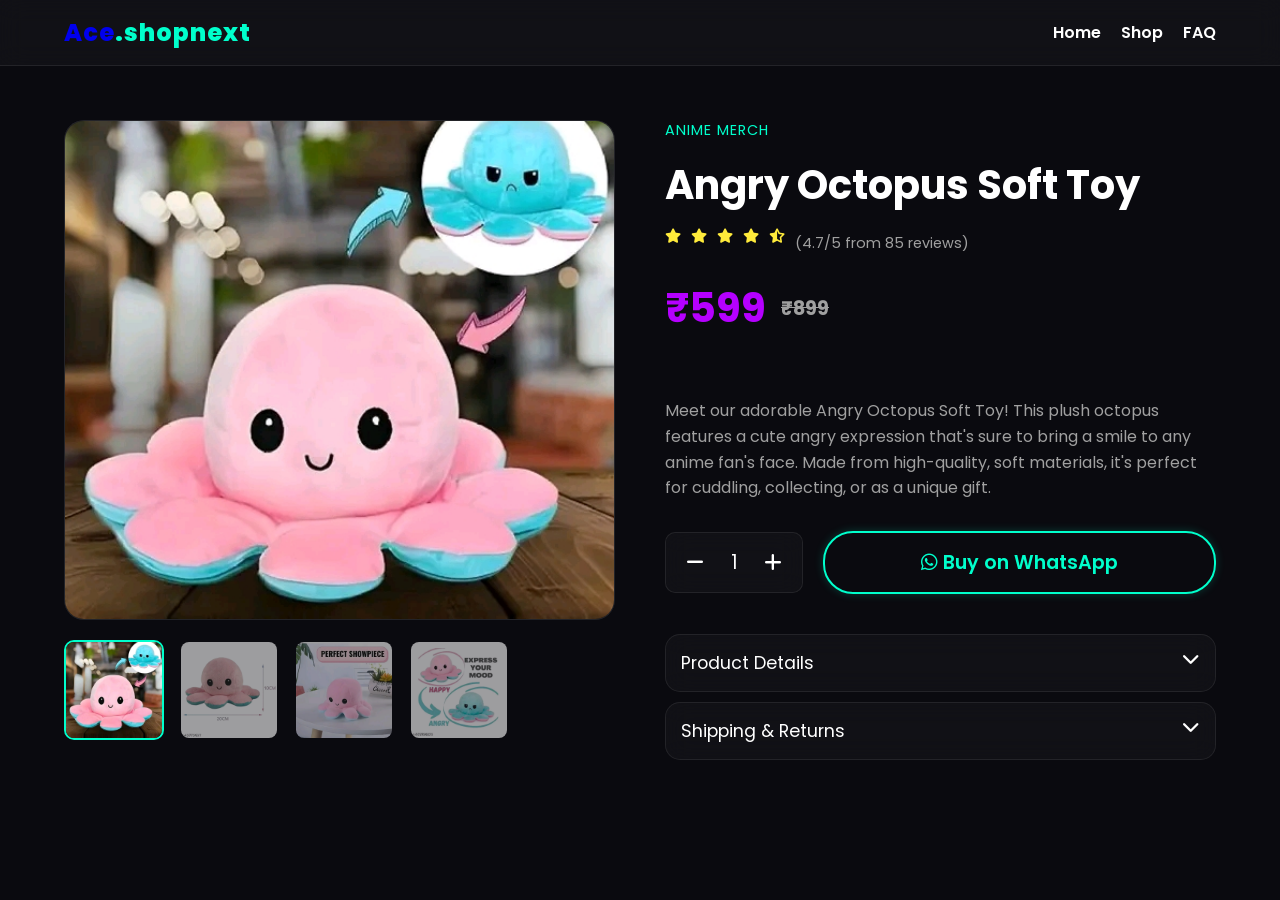
<file: angryoctopus.html>
<!DOCTYPE html>
<html lang="en">
<head>
    <meta charset="UTF-8">
    <meta name="viewport" content="width=device-width, initial-scale=1.0">
    <title>Angry Octopus Soft Toy | Ace.shopnext</title>
    <link rel="stylesheet" href="style.css">
    <link rel="stylesheet" href="https://cdnjs.cloudflare.com/ajax/libs/font-awesome/6.4.0/css/all.min.css">
    <link href="https://fonts.googleapis.com/css2?family=Poppins:wght@300;400;600;800&display=swap" rel="stylesheet">
</head>
<body>

    <!-- Navigation (Same as index.html) -->
    <nav class="navbar glass sticky">
        <a href="index.html" style="text-decoration: none;"><div class="logo">Ace<span>.shopnext</span></div></a>
        <ul class="nav-links">
            <li><a href="index.html#home">Home</a></li>
            <li><a href="index.html#shop">Shop</a></li>
            <li><a href="index.html#faq">FAQ</a></li>
        </ul>
    </nav>

    <!-- Product Details Section -->
    <section class="product-details-container">
        
        <!-- Left: Image Gallery -->
        <div class="product-gallery">
            <div class="main-image-container glass">
                <img id="mainImage" src="image/Soft toys/Angryoctopus/op1.jpg" alt="Angry Octopus Soft Toy Main">
            </div>
            <div class="thumbnail-row">
                <img src="image/Soft toys/Angryoctopus/op1.jpg" class="thumb active-thumb" onclick="changeImage(this)" alt="Angry Octopus 1">
                <img src="image/Soft toys/Angryoctopus/op2.jpg" class="thumb" onclick="changeImage(this)" alt="Angry Octopus 2">
                <img src="image/Soft toys/Angryoctopus/op3.jpg" class="thumb" onclick="changeImage(this)" alt="Angry Octopus 3">
                <img src="image/Soft toys/Angryoctopus/op4.jpg" class="thumb" onclick="changeImage(this)" alt="Angry Octopus 4">
            </div>
        </div>

        <!-- Right: Product Info -->
        <div class="product-info">
            <span class="category-tag-static">Anime Merch</span>
            <h1 class="product-title-large">Angry Octopus Soft Toy</h1>
            
            <div class="product-rating">
                <i class="fas fa-star neon-text"></i>
                <i class="fas fa-star neon-text"></i>
                <i class="fas fa-star neon-text"></i>
                <i class="fas fa-star neon-text"></i>
                <i class="fas fa-star-half-alt neon-text"></i>
                <span>(4.7/5 from 85 reviews)</span>
            </div>

            <h2 class="product-price-large">₹599 <span class="original-price">₹899</span></h2>
            
            <p class="product-description-long">
                Meet our adorable Angry Octopus Soft Toy! This plush octopus features a cute angry expression that's sure to bring a smile to any anime fan's face. Made from high-quality, soft materials, it's perfect for cuddling, collecting, or as a unique gift.
            </p>
            
            <!-- Quantity & Actions -->
            <div class="action-container">
                <div class="quantity-selector glass">
                    <button onclick="changeQuantity(-1)"><i class="fas fa-minus"></i></button>
                    <input type="text" id="qty" value="1" readonly>
                    <button onclick="changeQuantity(1)"><i class="fas fa-plus"></i></button>
                </div>
                
                <a href="#" id="buyNowBtn" class="btn btn-glow btn-large">
                    <i class="fab fa-whatsapp"></i> Buy on WhatsApp
                </a>
            </div>

            <!-- Accordion Details -->
            <div class="product-accordion">
                <div class="accordion-item glass">
                    <button class="accordion-header">Product Details <i class="fas fa-chevron-down"></i></button>
                    <div class="accordion-content">
                        <ul>
                            <li>Premium Plush Material</li>
                            <li>Handcrafted Design</li>
                            <li>Perfect for Anime Collectors</li>
                            <li>Safe for All Ages</li>
                        </ul>
                    </div>
                </div>
                <div class="accordion-item glass">
                    <button class="accordion-header">Shipping & Returns <i class="fas fa-chevron-down"></i></button>
                    <div class="accordion-content">
                        <p>Free standard shipping across India (3-5 business days). 7-day hassle-free return policy if tags are attached.</p>
                    </div>
                </div>
            </div>

        </div>
    </section>

    <script src="angryoctopus.js"></script>
</body>
</html>
</file>
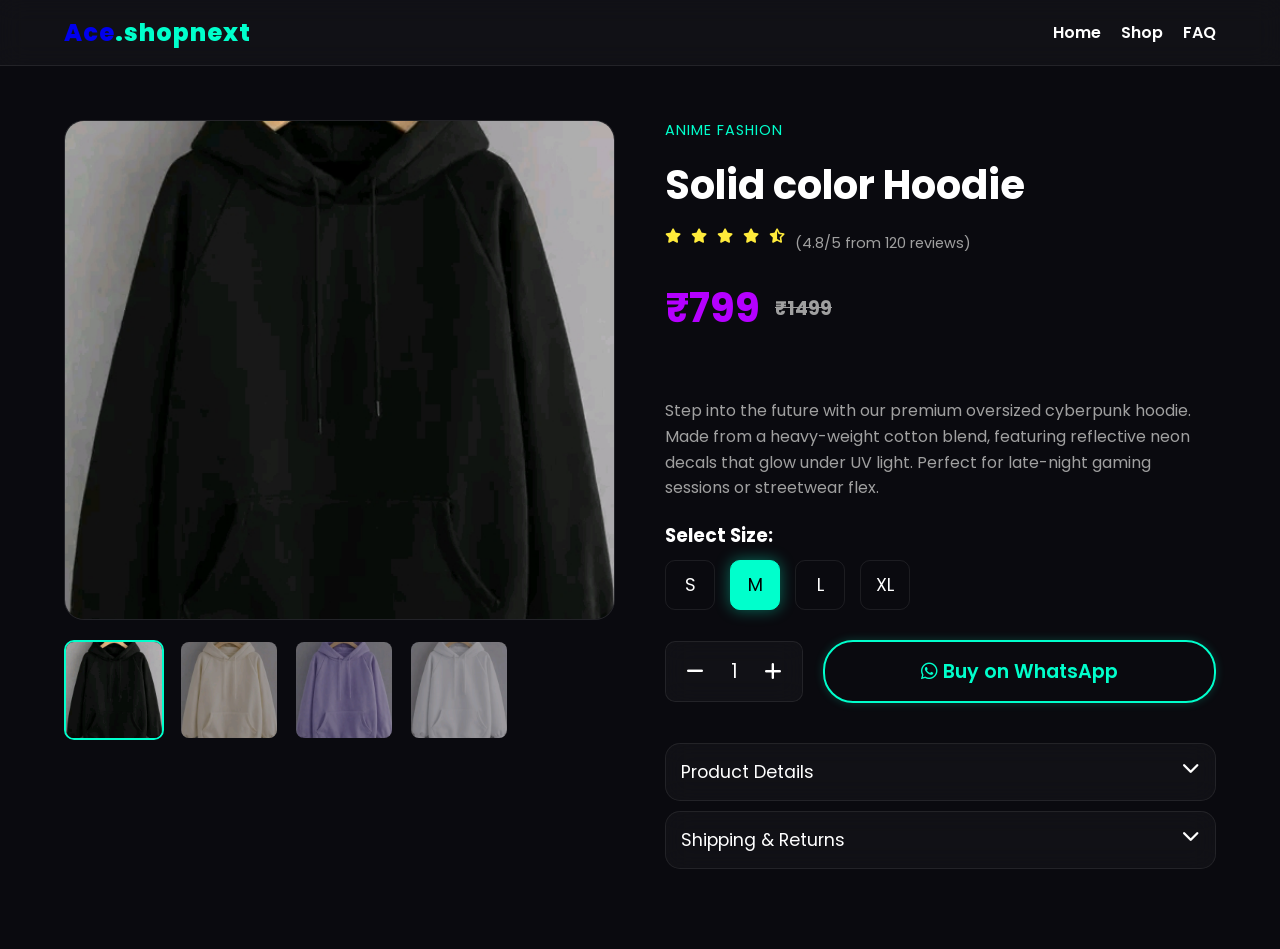
<file: hoodie.html>
<!DOCTYPE html>
<html lang="en">
<head>
    <meta charset="UTF-8">
    <meta name="viewport" content="width=device-width, initial-scale=1.0">
    <title>Cyberpunk Oversized Hoodie | Ace.shopnext</title>
    <link rel="stylesheet" href="style.css">
    <link rel="stylesheet" href="https://cdnjs.cloudflare.com/ajax/libs/font-awesome/6.4.0/css/all.min.css">
    <link href="https://fonts.googleapis.com/css2?family=Poppins:wght@300;400;600;800&display=swap" rel="stylesheet">
</head>
<body>

    <!-- Navigation (Same as index.html) -->
    <nav class="navbar glass sticky">
        <a href="index.html" style="text-decoration: none;"><div class="logo">Ace<span>.shopnext</span></div></a>
        <ul class="nav-links">
            <li><a href="index.html#home">Home</a></li>
            <li><a href="index.html#shop">Shop</a></li>
            <li><a href="index.html#faq">FAQ</a></li>
        </ul>
    </nav>

    <!-- Product Details Section -->
    <section class="product-details-container">
        
        <!-- Left: Image Gallery -->
        <div class="product-gallery">
            <div class="main-image-container glass">
                <img id="mainImage" src="image/hoodies/black.jpg" alt="Cyberpunk Hoodie Main">
            </div>
            <div class="thumbnail-row">
                <img src="image/hoodies/black.jpg" class="thumb active-thumb" onclick="changeImage(this)" alt="Black Hoodie">
                <img src="image/hoodies/offwhite.jpg" class="thumb" onclick="changeImage(this)" alt="Offwhite Hoodie">
                <img src="image/hoodies/purple.jpg" class="thumb" onclick="changeImage(this)" alt="Purple Hoodie">
                <img src="image/hoodies/white.jpg" class="thumb" onclick="changeImage(this)" alt="White Hoodie">
            </div>
        </div>

        <!-- Right: Product Info -->
        <div class="product-info">
            <span class="category-tag-static">Anime Fashion</span>
            <h1 class="product-title-large">Solid color Hoodie</h1>
            
            <div class="product-rating">
                <i class="fas fa-star neon-text"></i>
                <i class="fas fa-star neon-text"></i>
                <i class="fas fa-star neon-text"></i>
                <i class="fas fa-star neon-text"></i>
                <i class="fas fa-star-half-alt neon-text"></i>
                <span>(4.8/5 from 120 reviews)</span>
            </div>

            <h2 class="product-price-large">₹799 <span class="original-price">₹1499</span></h2>
            
            <p class="product-description-long">
                Step into the future with our premium oversized cyberpunk hoodie. Made from a heavy-weight cotton blend, featuring reflective neon decals that glow under UV light. Perfect for late-night gaming sessions or streetwear flex.
            </p>

            <!-- Size Selector -->
            <div class="options-container">
                <h3>Select Size:</h3>
                <div class="size-options">
                    <button class="size-btn">S</button>
                    <button class="size-btn active">M</button>
                    <button class="size-btn">L</button>
                    <button class="size-btn">XL</button>
                </div>
            </div>

            <!-- Quantity & Actions -->
            <div class="action-container">
                <div class="quantity-selector glass">
                    <button onclick="changeQuantity(-1)"><i class="fas fa-minus"></i></button>
                    <input type="text" id="qty" value="1" readonly>
                    <button onclick="changeQuantity(1)"><i class="fas fa-plus"></i></button>
                </div>
                
                <a href="#" id="buyNowBtn" class="btn btn-glow btn-large">
                    <i class="fab fa-whatsapp"></i> Buy on WhatsApp
                </a>
            </div>

            <!-- Accordion Details -->
            <div class="product-accordion">
                <div class="accordion-item glass">
                    <button class="accordion-header">Product Details <i class="fas fa-chevron-down"></i></button>
                    <div class="accordion-content">
                        <ul>
                            <li>80% Premium Cotton, 20% Polyester</li>
                            <li>Reflective Cyberpunk Decals</li>
                            <li>Oversized Drop-shoulder Fit</li>
                            <li>Machine wash cold</li>
                        </ul>
                    </div>
                </div>
                <div class="accordion-item glass">
                    <button class="accordion-header">Shipping & Returns <i class="fas fa-chevron-down"></i></button>
                    <div class="accordion-content">
                        <p>Free standard shipping across India (3-5 business days). 7-day hassle-free return policy if tags are attached.</p>
                    </div>
                </div>
            </div>

        </div>
    </section>

    <script src="hoodie.js"></script>
</body>
</html>
</file>
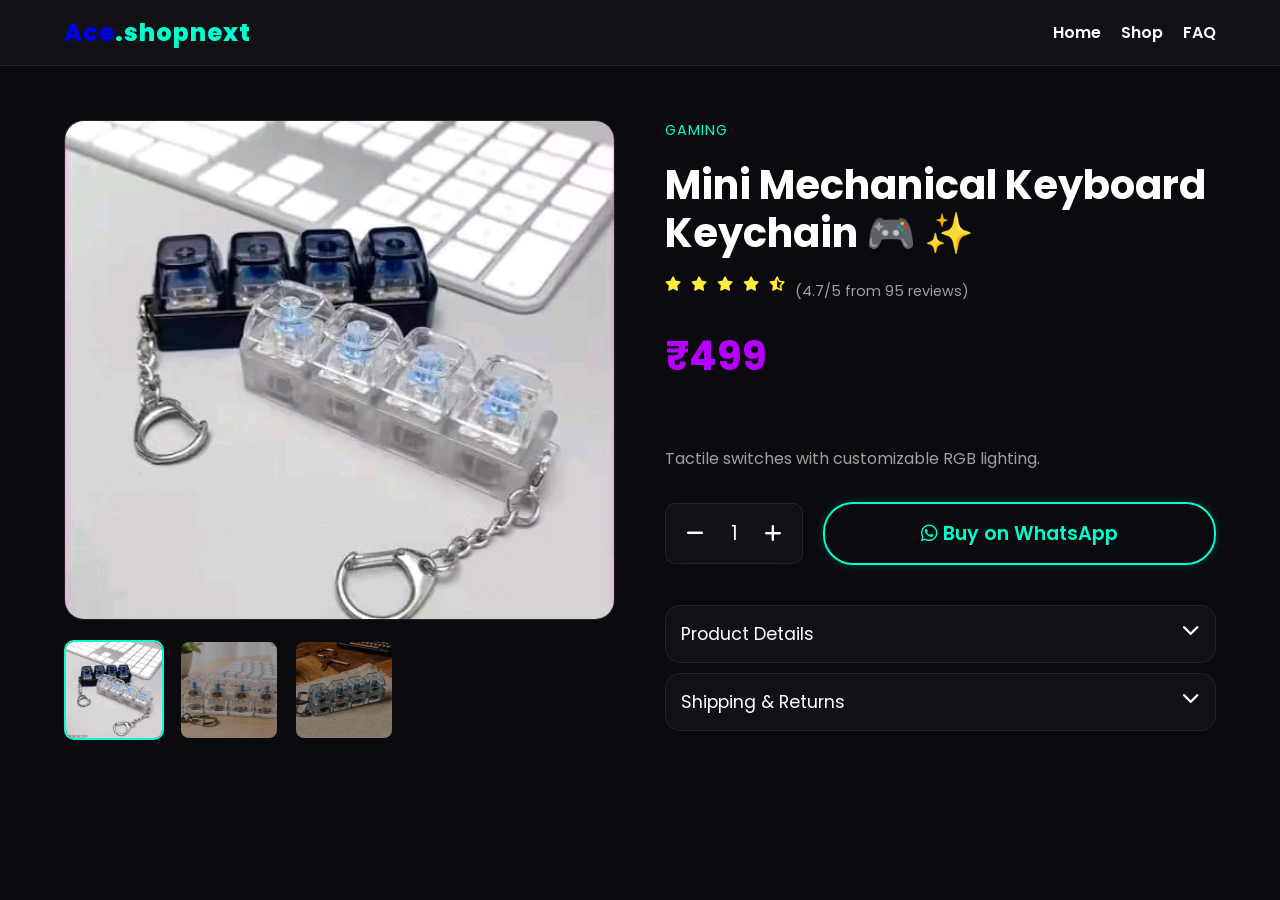
<file: keyboard.html>
<!DOCTYPE html>
<html lang="en">
<head>
    <meta charset="UTF-8">
    <meta name="viewport" content="width=device-width, initial-scale=1.0">
    <title>Mini Mechanical Keyboard Keychain | Ace.shopnext</title>
    <link rel="stylesheet" href="style.css">
    <link rel="stylesheet" href="https://cdnjs.cloudflare.com/ajax/libs/font-awesome/6.4.0/css/all.min.css">
    <link href="https://fonts.googleapis.com/css2?family=Poppins:wght@300;400;600;800&display=swap" rel="stylesheet">
</head>
<body>

    <!-- Navigation (Same as index.html) -->
    <nav class="navbar glass sticky">
        <a href="index.html" style="text-decoration: none;"><div class="logo">Ace<span>.shopnext</span></div></a>
        <ul class="nav-links">
            <li><a href="index.html#home">Home</a></li>
            <li><a href="index.html#shop">Shop</a></li>
            <li><a href="index.html#faq">FAQ</a></li>
        </ul>
    </nav>

    <!-- Product Details Section -->
    <section class="product-details-container">
        
        <!-- Left: Image Gallery -->
        <div class="product-gallery">
            <div class="main-image-container glass">
                <img id="mainImage" src="image/figittoy/bothkey.jpg" alt="Mechanical RGB Keyboard Main">
            </div>
            <div class="thumbnail-row">
                <img src="image/figittoy/bothkey.jpg" class="thumb active-thumb" onclick="changeImage(this)" alt="Thumb 1">
                <img src="image/figittoy/whitekey.png" class="thumb" onclick="changeImage(this)" alt="Thumb 2">
                <img src="image/figittoy/blackkey.png" class="thumb" onclick="changeImage(this)" alt="Thumb 3">
            </div>
        </div>

        <!-- Right: Product Info -->
        <div class="product-info">
            <span class="category-tag-static">Gaming</span>
            <h1 class="product-title-large">Mini Mechanical Keyboard Keychain 🎮 ✨</h1>
            
            <div class="product-rating">
                <i class="fas fa-star neon-text"></i>
                <i class="fas fa-star neon-text"></i>
                <i class="fas fa-star neon-text"></i>
                <i class="fas fa-star neon-text"></i>
                <i class="fas fa-star-half-alt neon-text"></i>
                <span>(4.7/5 from 95 reviews)</span>
            </div>

            <h2 class="product-price-large">₹499</h2>
            
            <p class="product-description-long">
            Tactile switches with customizable RGB lighting.

            <!-- Quantity & Actions -->
            <div class="action-container">
                <div class="quantity-selector glass">
                    <button onclick="changeQuantity(-1)"><i class="fas fa-minus"></i></button>
                    <input type="text" id="qty" value="1" readonly>
                    <button onclick="changeQuantity(1)"><i class="fas fa-plus"></i></button>
                </div>
                
                <a href="#" id="buyNowBtn" class="btn btn-glow btn-large">
                    <i class="fab fa-whatsapp"></i> Buy on WhatsApp
                </a>
            </div>

            <!-- Accordion Details -->
            <div class="product-accordion">
                <div class="accordion-item glass">
                    <button class="accordion-header">Product Details <i class="fas fa-chevron-down"></i></button>
                    <div class="accordion-content">
                        <ul>
                            <li>Real tactile mechanical switches</li>
                            <li>Customizable RGB lighting effects</li>
                            <li>Compact 4-key design</li>
                            <li>Premium transparent case</li>
                            <li>Anti-ghosting technology</li>
                            <li>Perfect fidget toy for enthusiasts</li>
                        </ul>
                    </div>
                </div>
                <div class="accordion-item glass">
                    <button class="accordion-header">Shipping & Returns <i class="fas fa-chevron-down"></i></button>
                    <div class="accordion-content">
                        <p>Free standard shipping across India (3-5 business days). 7-day hassle-free return policy if tags are attached.</p>
                    </div>
                </div>
            </div>

        </div>
    </section>

    <script src="keyboard.js"></script>
</body>
</html>
</file>
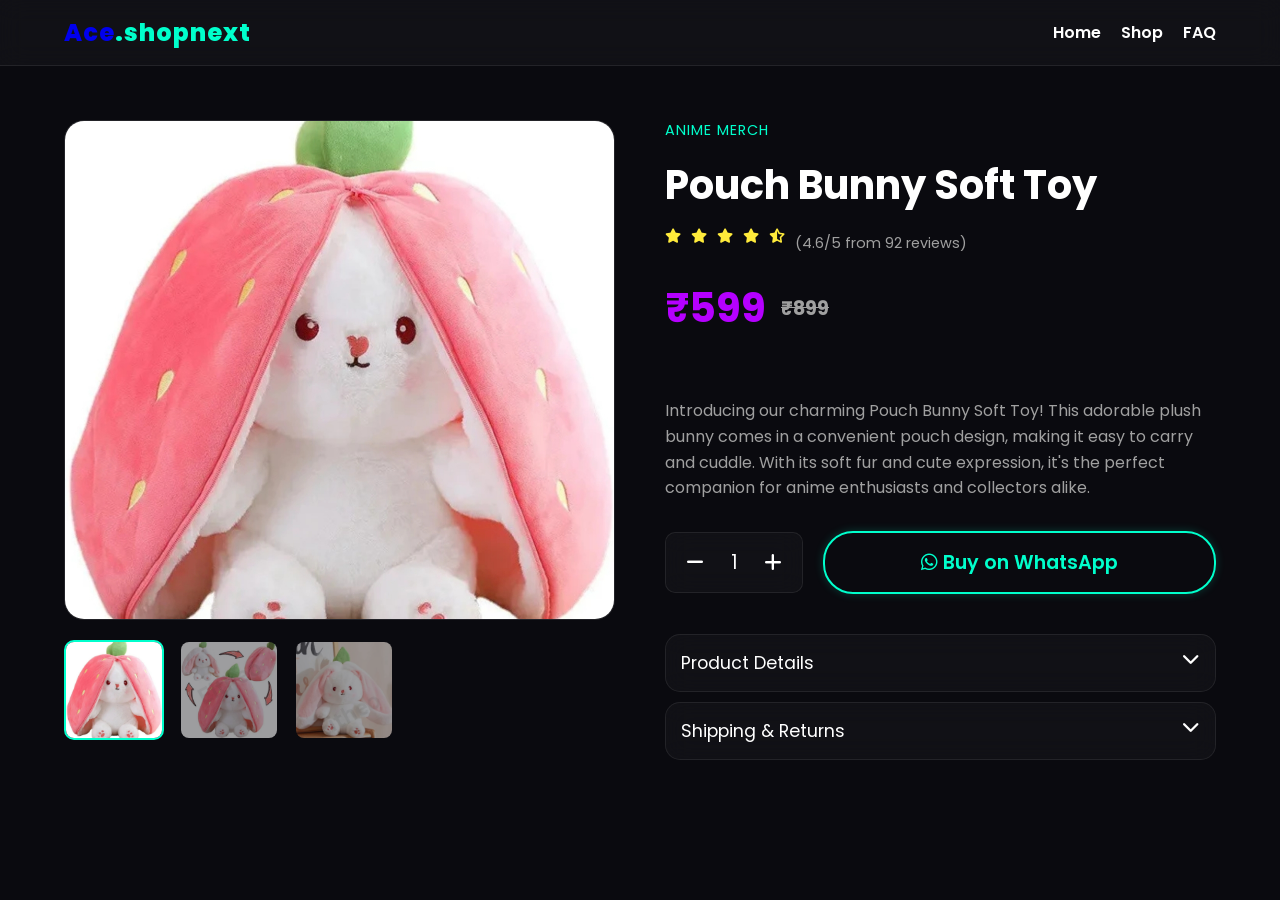
<file: pouchbunny.html>
<!DOCTYPE html>
<html lang="en">
<head>
    <meta charset="UTF-8">
    <meta name="viewport" content="width=device-width, initial-scale=1.0">
    <title>Pouch Bunny Soft Toy | Ace.shopnext</title>
    <link rel="stylesheet" href="style.css">
    <link rel="stylesheet" href="https://cdnjs.cloudflare.com/ajax/libs/font-awesome/6.4.0/css/all.min.css">
    <link href="https://fonts.googleapis.com/css2?family=Poppins:wght@300;400;600;800&display=swap" rel="stylesheet">
</head>
<body>

    <!-- Navigation (Same as index.html) -->
    <nav class="navbar glass sticky">
        <a href="index.html" style="text-decoration: none;"><div class="logo">Ace<span>.shopnext</span></div></a>
        <ul class="nav-links">
            <li><a href="index.html#home">Home</a></li>
            <li><a href="index.html#shop">Shop</a></li>
            <li><a href="index.html#faq">FAQ</a></li>
        </ul>
    </nav>

    <!-- Product Details Section -->
    <section class="product-details-container">
        
        <!-- Left: Image Gallery -->
        <div class="product-gallery">
            <div class="main-image-container glass">
                <img id="mainImage" src="image/Soft toys/Pouchbunny/pb1.jpg" alt="Pouch Bunny Soft Toy Main">
            </div>
            <div class="thumbnail-row">
                <img src="image/Soft toys/Pouchbunny/pb1.jpg" class="thumb active-thumb" onclick="changeImage(this)" alt="Pouch Bunny 1">
                <img src="image/Soft toys/Pouchbunny/pb2.jpg" class="thumb" onclick="changeImage(this)" alt="Pouch Bunny 2">
                <img src="image/Soft toys/Pouchbunny/pb3.jpg" class="thumb" onclick="changeImage(this)" alt="Pouch Bunny 3">
            </div>
        </div>

        <!-- Right: Product Info -->
        <div class="product-info">
            <span class="category-tag-static">Anime Merch</span>
            <h1 class="product-title-large">Pouch Bunny Soft Toy</h1>
            
            <div class="product-rating">
                <i class="fas fa-star neon-text"></i>
                <i class="fas fa-star neon-text"></i>
                <i class="fas fa-star neon-text"></i>
                <i class="fas fa-star neon-text"></i>
                <i class="fas fa-star-half-alt neon-text"></i>
                <span>(4.6/5 from 92 reviews)</span>
            </div>

            <h2 class="product-price-large">₹599 <span class="original-price">₹899</span></h2>
            
            <p class="product-description-long">
                Introducing our charming Pouch Bunny Soft Toy! This adorable plush bunny comes in a convenient pouch design, making it easy to carry and cuddle. With its soft fur and cute expression, it's the perfect companion for anime enthusiasts and collectors alike.
            </p>

            <!-- Quantity & Actions -->
            <div class="action-container">
                <div class="quantity-selector glass">
                    <button onclick="changeQuantity(-1)"><i class="fas fa-minus"></i></button>
                    <input type="text" id="qty" value="1" readonly>
                    <button onclick="changeQuantity(1)"><i class="fas fa-plus"></i></button>
                </div>
                
                <a href="#" id="buyNowBtn" class="btn btn-glow btn-large">
                    <i class="fab fa-whatsapp"></i> Buy on WhatsApp
                </a>
            </div>

            <!-- Accordion Details -->
            <div class="product-accordion">
                <div class="accordion-item glass">
                    <button class="accordion-header">Product Details <i class="fas fa-chevron-down"></i></button>
                    <div class="accordion-content">
                        <ul>
                            <li>Ultra-Soft Plush Material</li>
                            <li>Pouch Design for Easy Storage</li>
                            <li>Ideal for Anime Fans</li>
                            <li>Safe and Hypoallergenic</li>
                        </ul>
                    </div>
                </div>
                <div class="accordion-item glass">
                    <button class="accordion-header">Shipping & Returns <i class="fas fa-chevron-down"></i></button>
                    <div class="accordion-content">
                        <p>Free standard shipping across India (3-5 business days). 7-day hassle-free return policy if tags are attached.</p>
                    </div>
                </div>
            </div>

        </div>
    </section>

    <script src="pouchbunny.js"></script>
</body>
</html>
</file>
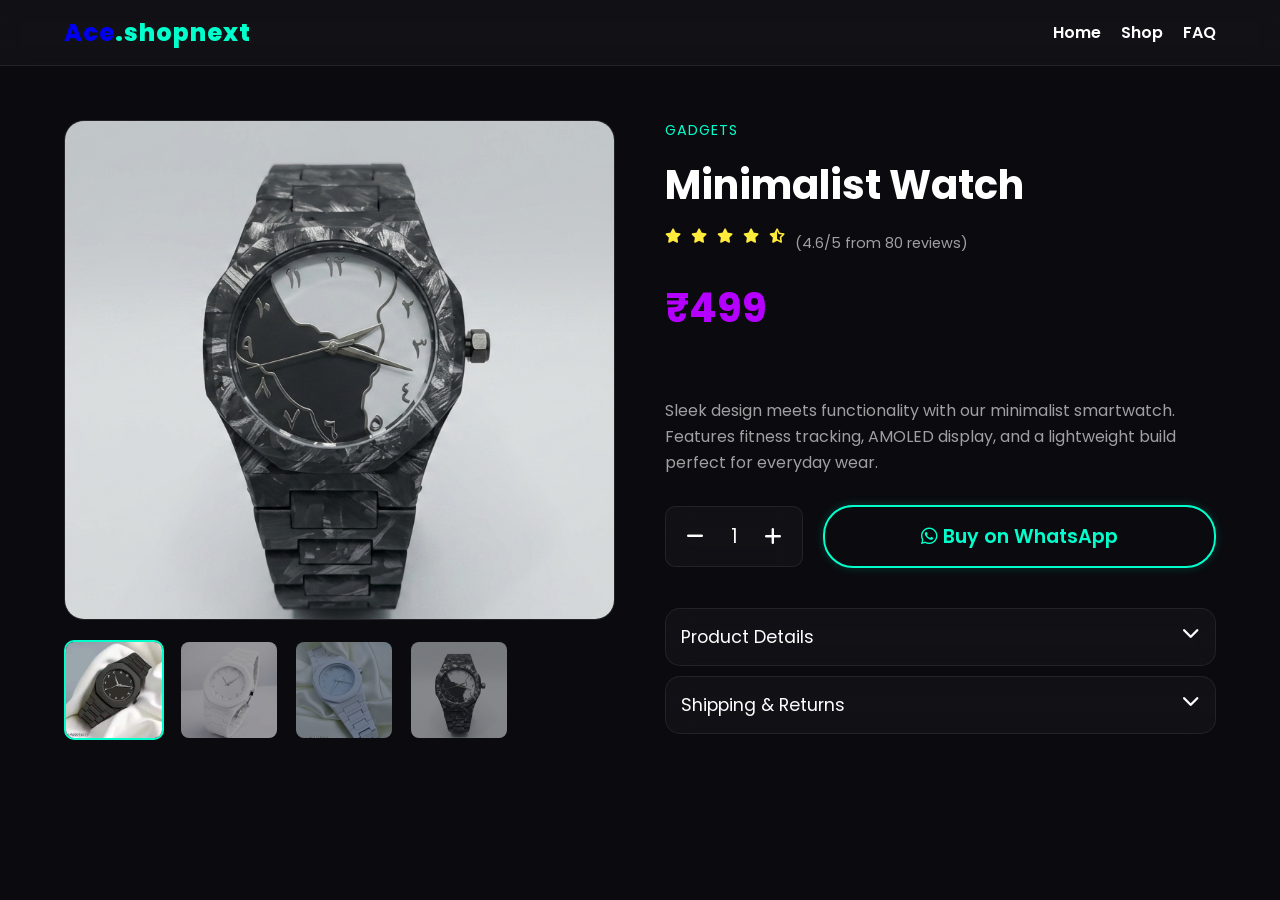
<file: watch.html>
<!DOCTYPE html>
<html lang="en">
<head>
    <meta charset="UTF-8">
    <meta name="viewport" content="width=device-width, initial-scale=1.0">
    <title>Minimalist Watch | Ace.shopnext</title>
    <link rel="stylesheet" href="style.css">
    <link rel="stylesheet" href="https://cdnjs.cloudflare.com/ajax/libs/font-awesome/6.4.0/css/all.min.css">
    <link href="https://fonts.googleapis.com/css2?family=Poppins:wght@300;400;600;800&display=swap" rel="stylesheet">
</head>
<body>

    <!-- Navigation (Same as index.html) -->
    <nav class="navbar glass sticky">
        <a href="index.html" style="text-decoration: none;"><div class="logo">Ace<span>.shopnext</span></div></a>
        <ul class="nav-links">
            <li><a href="index.html#home">Home</a></li>
            <li><a href="index.html#shop">Shop</a></li>
            <li><a href="index.html#faq">FAQ</a></li>
        </ul>
    </nav>

    <!-- Product Details Section -->
    <section class="product-details-container">
        
        <!-- Left: Image Gallery -->
        <div class="product-gallery">
            <div class="main-image-container glass">
                <img id="mainImage" src="image/watches/blackthunder.png" alt="Minimalist Watch Main">
            </div>
            <div class="thumbnail-row">
                <img src="image/watches/black.jpg" class="thumb active-thumb" onclick="changeImage(this)" alt="Thumb 1">
                <img src="image/watches/white.png" class="thumb" onclick="changeImage(this)" alt="Thumb 2">
                <img src="image/watches/powderblue.png" class="thumb" onclick="changeImage(this)" alt="Thumb 3">
                <img src="image/watches/blackthunder.png" class="thumb" onclick="changeImage(this)" alt="Thumb 3">
            </div>
        </div>

        <!-- Right: Product Info -->
        <div class="product-info">
            <span class="category-tag-static">Gadgets</span>
            <h1 class="product-title-large">Minimalist Watch</h1>
            
            <div class="product-rating">
                <i class="fas fa-star neon-text"></i>
                <i class="fas fa-star neon-text"></i>
                <i class="fas fa-star neon-text"></i>
                <i class="fas fa-star neon-text"></i>
                <i class="fas fa-star-half-alt neon-text"></i>
                <span>(4.6/5 from 80 reviews)</span>
            </div>

            <h2 class="product-price-large">₹499</h2>
            
            <p class="product-description-long">
                Sleek design meets functionality with our minimalist smartwatch. Features fitness tracking, AMOLED display, and a lightweight build perfect for everyday wear.
            </p>

            <!-- Quantity & Actions -->
            <div class="action-container">
                <div class="quantity-selector glass">
                    <button onclick="changeQuantity(-1)"><i class="fas fa-minus"></i></button>
                    <input type="text" id="qty" value="1" readonly>
                    <button onclick="changeQuantity(1)"><i class="fas fa-plus"></i></button>
                </div>
                
                <a href="#" id="buyNowBtn" class="btn btn-glow btn-large">
                    <i class="fab fa-whatsapp"></i> Buy on WhatsApp
                </a>
            </div>

            <!-- Accordion Details -->
            <div class="product-accordion">
                <div class="accordion-item glass">
                    <button class="accordion-header">Product Details <i class="fas fa-chevron-down"></i></button>
                    <div class="accordion-content">
                        <ul>
                            <li>Matt finish</li>
                            <li>Minimal design</li>
                            <li>Water-resistant</li>
                            <li>Classy fit</li>
                        </ul>
                    </div>
                </div>
                <div class="accordion-item glass">
                    <button class="accordion-header">Shipping & Returns <i class="fas fa-chevron-down"></i></button>
                    <div class="accordion-content">
                        <p>Free standard shipping across India (3-5 business days). 7-day hassle-free return policy if tags are attached.</p>
                    </div>
                </div>
            </div>

        </div>
    </section>

    <script src="watch.js"></script>
</body>
</html>
</file>
<file: style.css>
:root {
    --bg-color: #0a0a0f;
    --primary-neon: #00ffcc;
    --secondary-neon: #b500ff;
    --text-main: #ffffff;
    --text-muted: #a0a0a0;
    --glass-bg: rgba(255, 255, 255, 0.03);
    --glass-border: rgba(255, 255, 255, 0.08);
}

* {
    margin: 0;
    padding: 0;
    box-sizing: border-box;
    font-family: 'Poppins', sans-serif;
    scroll-behavior: smooth;
}

body {
    background-color: var(--bg-color);
    color: var(--text-main);
    overflow-x: hidden;
}

/* Glassmorphism Utility */
.glass {
    background: var(--glass-bg);
    backdrop-filter: blur(12px);
    -webkit-backdrop-filter: blur(12px);
    border: 1px solid var(--glass-border);
    border-radius: 15px;
}

/* Loader */
#loader {
    position: fixed;
    top: 0; left: 0; width: 100%; height: 100%;
    background: var(--bg-color);
    z-index: 9999;
    display: flex;
    justify-content: center;
    align-items: center;
    transition: opacity 0.5s ease;
}
.spinner {
    width: 50px; height: 50px;
    border: 5px solid var(--glass-border);
    border-top-color: var(--primary-neon);
    border-radius: 50%;
    animation: spin 1s linear infinite;
}
@keyframes spin { 100% { transform: rotate(360deg); } }

/* Navbar */
.navbar {
    position: fixed;
    top: 0; width: 100%;
    display: flex;
    justify-content: space-between;
    align-items: center;
    padding: 15px 5%;
    z-index: 1000;
    border-radius: 0;
    border-top: none; border-left: none; border-right: none;
}
.logo { font-size: 1.5rem; font-weight: 800; letter-spacing: 1px; }
.logo span { color: var(--primary-neon); }
.nav-links { display: flex; list-style: none; gap: 20px; }
.nav-links a { color: var(--text-main); text-decoration: none; font-weight: 600; transition: color 0.3s; }
.nav-links a:hover { color: var(--primary-neon); }

.search-container {
    display: flex;
    align-items: center;
    background: rgba(0,0,0,0.5);
    border: 1px solid var(--glass-border);
    border-radius: 20px;
    padding: 5px 15px;
}
.search-container input {
    background: transparent; border: none; outline: none;
    color: white; padding: 5px; width: 200px;
}
.search-container i { color: var(--text-muted); }

.hamburger { display: none; font-size: 1.5rem; cursor: pointer; }

/* Hero Section */
.hero {
    height: 100vh;
    display: flex;
    justify-content: center;
    align-items: center;
    text-align: center;
    background: radial-gradient(circle at center, rgba(181, 0, 255, 0.15) 0%, rgba(10, 10, 15, 1) 70%);
    padding: 0 5%;
}
.hero-content {
    padding: 40px;
    max-width: 800px;
    animation: slideUp 1s ease-out forwards;
}
.hero h1 { font-size: 3.5rem; margin-bottom: 20px; background: -webkit-linear-gradient(45deg, var(--primary-neon), var(--secondary-neon)); -webkit-background-clip: text; -webkit-text-fill-color: transparent; }
.hero p { font-size: 1.2rem; color: var(--text-muted); margin-bottom: 30px; }

/* Buttons */
.btn {
    display: inline-block; padding: 12px 25px;
    border-radius: 30px; text-decoration: none; font-weight: 600;
    transition: all 0.3s ease; border: none; cursor: pointer;
}
.btn-glow {
    background: transparent;
    color: var(--primary-neon);
    border: 2px solid var(--primary-neon);
    box-shadow: 0 0 10px rgba(0, 255, 204, 0.2);
}
.btn-glow:hover {
    background: var(--primary-neon);
    color: #000;
    box-shadow: 0 0 20px rgba(0, 255, 204, 0.6);
}

/* Categories */
section { padding: 80px 5%; }
h2 { text-align: center; font-size: 2.5rem; margin-bottom: 40px; }
.category-grid { display: flex; justify-content: center; gap: 20px; flex-wrap: wrap; }
.cat-card { width: 150px; padding: 20px; text-align: center; cursor: pointer; transition: transform 0.3s; }
.cat-card i { font-size: 2rem; color: var(--secondary-neon); margin-bottom: 10px; }
.cat-card:hover { transform: translateY(-10px); border-color: var(--secondary-neon); }

/* Trending Slider */
.slider-container { display: flex; overflow-x: auto; gap: 20px; padding-bottom: 20px; scroll-snap-type: x mandatory; }
.slider-container::-webkit-scrollbar { height: 8px; }
.slider-container::-webkit-scrollbar-thumb { background: var(--glass-border); border-radius: 10px; }

/* Product Grid */
.filter-container { display: flex; justify-content: center; flex-wrap: wrap; gap: 15px; margin-bottom: 40px; }
.filter-btn { background: var(--glass-bg); color: white; border: 1px solid var(--glass-border); padding: 8px 20px; border-radius: 20px; cursor: pointer; transition: 0.3s; }
.filter-btn.active, .filter-btn:hover { background: var(--primary-neon); color: black; border-color: var(--primary-neon); }

.product-grid { display: grid; grid-template-columns: repeat(auto-fill, minmax(280px, 1fr)); gap: 30px; }
.product-card { padding: 15px; transition: transform 0.3s, box-shadow 0.3s; position: relative; overflow: hidden; }
.product-card:hover { transform: translateY(-10px); box-shadow: 0 10px 30px rgba(0, 255, 204, 0.1); border-color: var(--primary-neon); }
.product-img { width: 100%; height: 250px; object-fit: cover; border-radius: 10px; margin-bottom: 15px; }
.category-tag { position: absolute; top: 25px; right: 25px; background: rgba(0,0,0,0.7); font-size: 0.8rem; padding: 3px 10px; border-radius: 10px; border: 1px solid var(--primary-neon); color: var(--primary-neon); }
.product-title { font-size: 1.2rem; font-weight: 600; margin-bottom: 5px; }
.product-price { font-size: 1.4rem; color: var(--secondary-neon); font-weight: 800; margin-bottom: 10px; }
.product-desc { font-size: 0.9rem; color: var(--text-muted); margin-bottom: 20px; }
.product-actions { display: flex; gap: 10px; }
.btn-wa { background: #25D366; color: white; flex: 1; text-align: center; border-radius: 10px; padding: 10px; text-decoration: none; font-weight: 600; }
.btn-ig { background: #E1306C; color: white; padding: 10px 15px; border-radius: 10px; text-decoration: none; }

/* Review & FAQ */
.review-grid { display: grid; grid-template-columns: repeat(auto-fit, minmax(300px, 1fr)); gap: 20px; }
.review-card { padding: 30px; text-align: center; }
.neon-text { color: #ffeb3b; margin-bottom: 15px; }
.faq-container { max-width: 800px; margin: 0 auto; }
.faq-item { margin-bottom: 15px; cursor: pointer; overflow: hidden; }
.faq-question { padding: 20px; font-weight: 600; display: flex; justify-content: space-between; }
.faq-answer { padding: 0 20px; max-height: 0; opacity: 0; transition: all 0.3s ease; color: var(--text-muted); }
.faq-item.active .faq-answer { padding: 0 20px 20px; max-height: 200px; opacity: 1; }

/* Footer */
footer { padding: 50px 5% 20px; border-radius: 30px 30px 0 0; border-bottom: none; }
.footer-content { display: flex; justify-content: space-between; flex-wrap: wrap; gap: 30px; margin-bottom: 40px; }
.footer-links a, .footer-social a { display: block; color: var(--text-muted); text-decoration: none; margin-bottom: 10px; transition: color 0.3s; }
.footer-links a:hover, .footer-social a:hover { color: var(--primary-neon); }
.footer-bottom { text-align: center; color: var(--text-muted); border-top: 1px solid var(--glass-border); padding-top: 20px; }

/* Floating Buttons */
.floating-btn { position: fixed; bottom: 30px; width: 50px; height: 50px; border-radius: 50%; display: flex; justify-content: center; align-items: center; font-size: 1.5rem; color: white; z-index: 100; cursor: pointer; text-decoration: none; border: none; box-shadow: 0 4px 15px rgba(0,0,0,0.5); }
.whatsapp-float { right: 30px; background: #25D366; }
.top-float { right: 90px; background: var(--secondary-neon); display: none; }

/* Animations */
.section-reveal { opacity: 0; transform: translateY(50px); transition: all 0.8s ease-out; }
.section-reveal.visible { opacity: 1; transform: translateY(0); }

@keyframes slideUp { from { opacity: 0; transform: translateY(30px); } to { opacity: 1; transform: translateY(0); } }

/* Mobile Responsive */
@media (max-width: 768px) {
    .nav-links { display: none; position: absolute; top: 100%; left: 0; width: 100%; background: var(--bg-color); flex-direction: column; text-align: center; padding: 20px 0; border-bottom: 1px solid var(--glass-border); }
    .nav-links.active { display: flex; }
    .hamburger { display: block; }
    .search-container { display: none; } /* Hide search on mobile header to save space, or style differently */
    .hero h1 { font-size: 2.5rem; }
    .product-grid { grid-template-columns: 1fr; }
    .top-float { right: 30px; bottom: 90px; }
}

/* =========================================
   PRODUCT PAGE SPECIFIC STYLES
========================================= */

.product-details-container {
    display: grid;
    grid-template-columns: 1fr 1fr;
    gap: 50px;
    padding: 120px 5% 80px; /* Extra top padding for navbar */
    max-width: 1400px;
    margin: 0 auto;
}

/* Gallery Styles */
.product-gallery {
    display: flex;
    flex-direction: column;
    gap: 20px;
}
.main-image-container {
    width: 100%;
    height: 500px;
    border-radius: 20px;
    overflow: hidden;
    display: flex;
    justify-content: center;
    align-items: center;
}
.main-image-container img {
    width: 100%;
    height: 100%;
    object-fit: cover;
    transition: transform 0.3s ease;
}
.main-image-container:hover img {
    transform: scale(1.05);
}
.thumbnail-row {
    display: flex;
    gap: 15px;
}
.thumb {
    width: 100px;
    height: 100px;
    object-fit: cover;
    border-radius: 10px;
    cursor: pointer;
    border: 2px solid transparent;
    opacity: 0.6;
    transition: all 0.3s ease;
}
.thumb:hover, .thumb.active-thumb {
    opacity: 1;
    border-color: var(--primary-neon);
}

/* Product Info Styles */
.product-info {
    display: flex;
    flex-direction: column;
    gap: 20px;
}
.category-tag-static {
    display: inline-block;
    color: var(--primary-neon);
    font-size: 0.9rem;
    letter-spacing: 1px;
    text-transform: uppercase;
}
.product-title-large {
    font-size: 2.5rem;
    line-height: 1.2;
}
.product-rating {
    display: flex;
    align-items: center;
    gap: 10px;
    font-size: 0.9rem;
    color: var(--text-muted);
}
.product-price-large {
    font-size: 2.5rem;
    color: var(--secondary-neon);
    display: flex;
    align-items: center;
    gap: 15px;
}
.original-price {
    font-size: 1.2rem;
    color: var(--text-muted);
    text-decoration: line-through;
}
.product-description-long {
    color: var(--text-muted);
    line-height: 1.6;
}

/* Options & Actions */
.size-options {
    display: flex;
    gap: 15px;
    margin-top: 10px;
}
.size-btn {
    background: transparent;
    border: 1px solid var(--glass-border);
    color: var(--text-main);
    width: 50px;
    height: 50px;
    border-radius: 10px;
    cursor: pointer;
    font-size: 1.1rem;
    transition: all 0.3s ease;
}
.size-btn:hover, .size-btn.active {
    background: var(--primary-neon);
    color: #000;
    border-color: var(--primary-neon);
    box-shadow: 0 0 15px rgba(0, 255, 204, 0.4);
}

.action-container {
    display: flex;
    gap: 20px;
    margin-top: 10px;
    align-items: center;
}
.quantity-selector {
    display: flex;
    align-items: center;
    padding: 5px 10px;
    border-radius: 10px;
}
.quantity-selector button {
    background: transparent;
    border: none;
    color: var(--text-main);
    font-size: 1.2rem;
    cursor: pointer;
    padding: 10px;
}
.quantity-selector input {
    width: 40px;
    text-align: center;
    background: transparent;
    border: none;
    color: white;
    font-size: 1.2rem;
    outline: none;
}
.btn-large {
    flex: 1;
    text-align: center;
    padding: 15px;
    font-size: 1.2rem;
}

/* Product Accordion */
.product-accordion {
    margin-top: 20px;
    display: flex;
    flex-direction: column;
    gap: 10px;
}
.accordion-header {
    width: 100%;
    display: flex;
    justify-content: space-between;
    background: transparent;
    border: none;
    color: white;
    font-size: 1.1rem;
    padding: 15px;
    cursor: pointer;
}
.accordion-content {
    max-height: 0;
    overflow: hidden;
    transition: max-height 0.3s ease;
    padding: 0 15px;
    color: var(--text-muted);
}
.accordion-content ul {
    margin-left: 20px;
    margin-bottom: 15px;
}
.accordion-item.open .accordion-content {
    max-height: 200px;
    padding-bottom: 15px;
}

/* Responsive Product Page */
@media (max-width: 900px) {
    .product-details-container {
        grid-template-columns: 1fr;
    }
    .main-image-container {
        height: 350px;
    }
    .action-container {
        flex-direction: column;
        align-items: stretch;
    }
}
</file>
